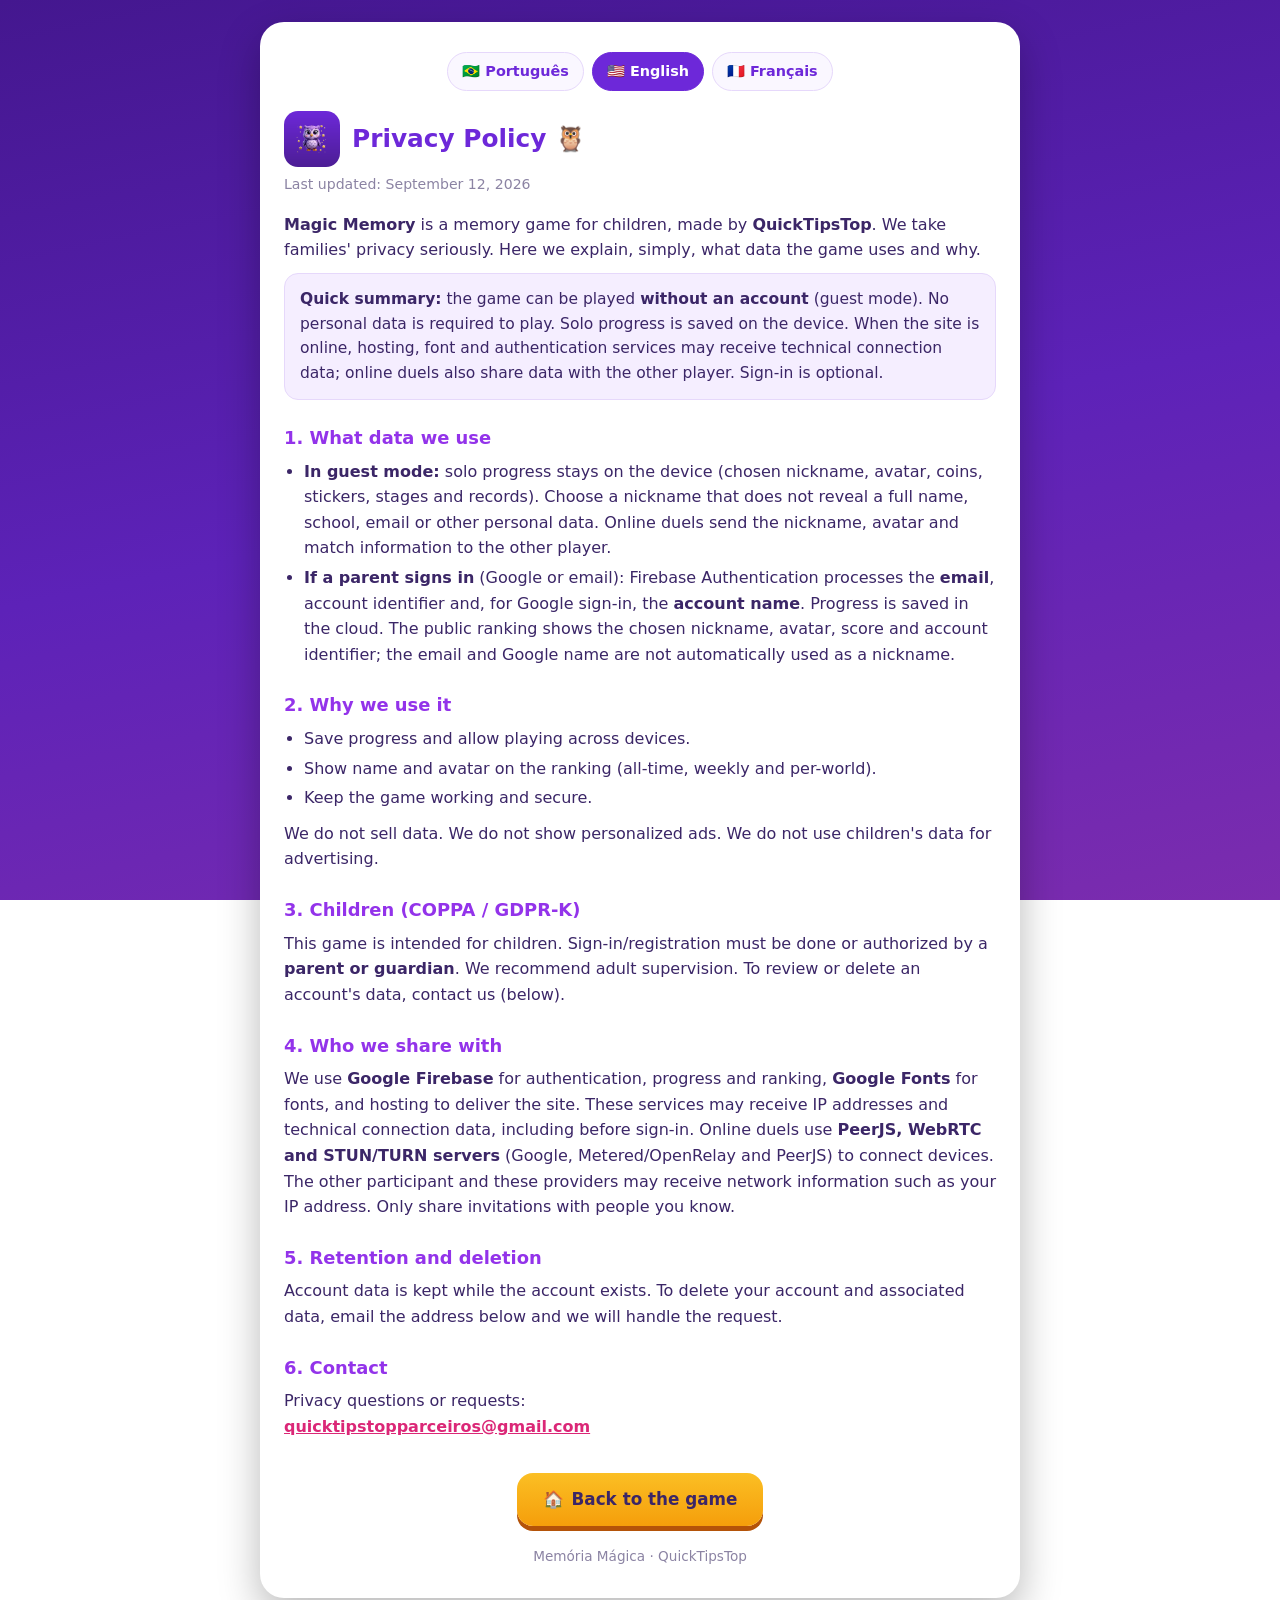
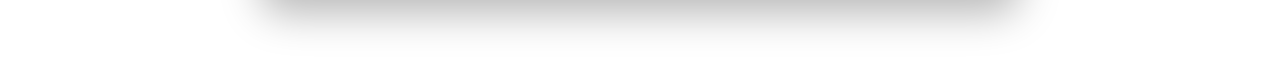
<file: privacidade.html>
<!DOCTYPE html>
<html lang="pt-BR">
<head>
  <meta charset="UTF-8" />
  <meta name="viewport" content="width=device-width, initial-scale=1.0" />
  <meta name="theme-color" content="#4c1d95" />
  <title>Política de Privacidade — Memória Mágica</title>
  <style>
    :root { color-scheme: light; }
    * { box-sizing: border-box; }
    body {
      font-family: 'Fredoka', 'Segoe UI', system-ui, sans-serif;
      background: linear-gradient(168deg, #44178f, #5d22b8 52%, #7b2cae);
      background-attachment: fixed;
      color: #3b2667; margin: 0; padding: 22px 16px 60px;
      display: flex; justify-content: center;
    }
    .card {
      background: #fff; max-width: 760px; width: 100%;
      border-radius: 24px; padding: 26px 24px 30px;
      box-shadow: 0 16px 40px rgba(0,0,0,0.28); line-height: 1.6;
    }
    .top { display: flex; align-items: center; gap: 12px; margin-bottom: 6px; }
    .top img { width: 56px; height: 56px; border-radius: 14px; flex: 0 0 auto; }
    h1 { color: #6d28d9; font-size: 1.55rem; margin: 0; line-height: 1.2; }
    .updated { color: #8b83a3; font-size: 0.88rem; margin: 2px 0 16px; }
    h2 { color: #9333ea; font-size: 1.12rem; margin: 24px 0 6px; }
    p { margin: 0 0 10px; }
    a { color: #db2777; font-weight: 600; }
    ul { padding-left: 20px; margin: 0 0 10px; }
    li { margin-bottom: 4px; }
    .note {
      background: #f5eeff; border: 1.5px solid #e6d8fb;
      border-radius: 14px; padding: 13px 15px; font-size: 0.97rem; margin-bottom: 6px;
    }
    /* Seletor de idioma */
    .langs { display: flex; gap: 8px; justify-content: center; margin: 4px 0 20px; }
    .langs button {
      border: 1.5px solid #e6d8fb; background: #faf7ff; color: #6d28d9;
      border-radius: 999px; padding: 7px 14px; font: inherit; font-weight: 600;
      cursor: pointer; font-size: 0.9rem;
    }
    .langs button.active { background: #6d28d9; color: #fff; border-color: #6d28d9; }
    /* Botão voltar ao jogo (estilo do jogo) */
    .back {
      display: inline-flex; align-items: center; gap: 8px;
      background: linear-gradient(180deg, #fbbf24, #f59e0b);
      color: #3b2667; font-weight: 700; font-size: 1.05rem;
      text-decoration: none; border-radius: 16px; padding: 13px 26px;
      box-shadow: 0 5px 0 #b45309; margin-top: 8px;
    }
    .back:active { transform: translateY(3px); box-shadow: 0 2px 0 #b45309; }
    .back-wrap { text-align: center; margin-top: 26px; }
    footer { text-align: center; color: #8b83a3; font-size: 0.85rem; margin-top: 20px; }
  </style>
</head>
<body>
  <main class="card">
    <div class="langs" id="langs">
      <button data-lang="pt">🇧🇷 Português</button>
      <button data-lang="en">🇺🇸 English</button>
      <button data-lang="fr">🇫🇷 Français</button>
    </div>

    <div class="top">
      <img src="img/pwa/icon-192.png" alt="Memória Mágica" />
      <h1 id="p-title">Política de Privacidade</h1>
    </div>
    <p class="updated" id="p-updated"></p>

    <div id="p-body"></div>

    <div class="back-wrap">
      <a class="back" id="p-back" href="index.html">🏠 <span id="p-back-label">Voltar ao jogo</span></a>
    </div>

    <footer>Memória Mágica · QuickTipsTop</footer>
  </main>

  <script>
    var EMAIL = 'quicktipstopparceiros@gmail.com';
    var I18N = {
      pt: {
        htmlLang: 'pt-BR',
        title: 'Política de Privacidade 🦉',
        updated: 'Última atualização: 12 de setembro de 2026',
        back: 'Voltar ao jogo',
        body: [
          '<p>O <strong>Memória Mágica</strong> é um jogo da memória para crianças, feito pela <strong>QuickTipsTop</strong>. Levamos a privacidade das famílias a sério. Aqui explicamos, de forma simples, quais dados o jogo usa e por quê.</p>',
          '<div class="note"><strong>Resumo rápido:</strong> o jogo pode ser jogado <strong>sem cadastro</strong> (modo convidado). Nenhum dado pessoal é obrigatório para brincar. O modo solo salva o progresso no aparelho. Ao usar o site online, serviços de hospedagem, fontes e autenticação podem receber dados técnicos de conexão; o duelo online também compartilha dados com o outro jogador. O login é opcional.</div>',
          '<h2>1. Quais dados usamos</h2>',
          '<ul><li><strong>No modo convidado:</strong> o progresso solo fica no aparelho (apelido escolhido, avatar, moedas, figurinhas, fases e recordes). Escolha um apelido que não revele nome completo, escola, e-mail ou outros dados pessoais. No duelo online, o apelido, avatar e informações da partida são enviados ao outro jogador.</li><li><strong>Se um responsável fizer login</strong> (Google ou e-mail): o Firebase Authentication processa o <strong>e-mail</strong>, identificador e, no login Google, o <strong>nome da conta</strong>. O progresso é salvo na nuvem. O ranking público mostra o apelido escolhido, avatar, pontuação e identificador da conta; o e-mail e o nome Google não são usados automaticamente como apelido.</li></ul>',
          '<h2>2. Para que usamos</h2>',
          '<ul><li>Salvar o progresso e permitir jogar em vários aparelhos.</li><li>Exibir nome e avatar no ranking (geral, semanal e por mundo).</li><li>Manter o funcionamento e a segurança do jogo.</li></ul>',
          '<p>Não vendemos dados. Não exibimos anúncios personalizados. Não usamos os dados das crianças para publicidade.</p>',
          '<h2>3. Crianças (LGPD / COPPA)</h2>',
          '<p>Este jogo é destinado a crianças. O login/cadastro deve ser feito ou autorizado por um <strong>pai, mãe ou responsável</strong>. Recomendamos a supervisão de um adulto. Para revisar ou excluir os dados de uma conta, entre em contato conosco (abaixo).</p>',
          '<h2>4. Com quem compartilhamos</h2>',
          '<p>Usamos <strong>Google Firebase</strong> para autenticação, progresso e ranking; <strong>Google Fonts</strong> para fontes; e a hospedagem para entregar o site. Esses serviços podem receber endereço IP e dados técnicos da conexão, inclusive antes do login. O duelo usa <strong>PeerJS, WebRTC e servidores STUN/TURN</strong> (Google, Metered/OpenRelay e PeerJS) para conectar os aparelhos. O outro participante e esses provedores podem receber informações de rede, como o endereço IP. Compartilhe convites somente com pessoas conhecidas.</p>',
          '<h2>5. Guarda e exclusão</h2>',
          '<p>Os dados da conta ficam guardados enquanto a conta existir. Para excluir sua conta e os dados associados, escreva para o e-mail abaixo e atenderemos o pedido.</p>',
          '<h2>6. Contato</h2>',
          '<p>Dúvidas ou pedidos sobre privacidade:<br /><a href="mailto:' + EMAIL + '">' + EMAIL + '</a></p>'
        ]
      },
      en: {
        htmlLang: 'en',
        title: 'Privacy Policy 🦉',
        updated: 'Last updated: September 12, 2026',
        back: 'Back to the game',
        body: [
          '<p><strong>Magic Memory</strong> is a memory game for children, made by <strong>QuickTipsTop</strong>. We take families\' privacy seriously. Here we explain, simply, what data the game uses and why.</p>',
          '<div class="note"><strong>Quick summary:</strong> the game can be played <strong>without an account</strong> (guest mode). No personal data is required to play. Solo progress is saved on the device. When the site is online, hosting, font and authentication services may receive technical connection data; online duels also share data with the other player. Sign-in is optional.</div>',
          '<h2>1. What data we use</h2>',
          '<ul><li><strong>In guest mode:</strong> solo progress stays on the device (chosen nickname, avatar, coins, stickers, stages and records). Choose a nickname that does not reveal a full name, school, email or other personal data. Online duels send the nickname, avatar and match information to the other player.</li><li><strong>If a parent signs in</strong> (Google or email): Firebase Authentication processes the <strong>email</strong>, account identifier and, for Google sign-in, the <strong>account name</strong>. Progress is saved in the cloud. The public ranking shows the chosen nickname, avatar, score and account identifier; the email and Google name are not automatically used as a nickname.</li></ul>',
          '<h2>2. Why we use it</h2>',
          '<ul><li>Save progress and allow playing across devices.</li><li>Show name and avatar on the ranking (all-time, weekly and per-world).</li><li>Keep the game working and secure.</li></ul>',
          '<p>We do not sell data. We do not show personalized ads. We do not use children\'s data for advertising.</p>',
          '<h2>3. Children (COPPA / GDPR-K)</h2>',
          '<p>This game is intended for children. Sign-in/registration must be done or authorized by a <strong>parent or guardian</strong>. We recommend adult supervision. To review or delete an account\'s data, contact us (below).</p>',
          '<h2>4. Who we share with</h2>',
          '<p>We use <strong>Google Firebase</strong> for authentication, progress and ranking, <strong>Google Fonts</strong> for fonts, and hosting to deliver the site. These services may receive IP addresses and technical connection data, including before sign-in. Online duels use <strong>PeerJS, WebRTC and STUN/TURN servers</strong> (Google, Metered/OpenRelay and PeerJS) to connect devices. The other participant and these providers may receive network information such as your IP address. Only share invitations with people you know.</p>',
          '<h2>5. Retention and deletion</h2>',
          '<p>Account data is kept while the account exists. To delete your account and associated data, email the address below and we will handle the request.</p>',
          '<h2>6. Contact</h2>',
          '<p>Privacy questions or requests:<br /><a href="mailto:' + EMAIL + '">' + EMAIL + '</a></p>'
        ]
      },
      fr: {
        htmlLang: 'fr',
        title: 'Politique de Confidentialité 🦉',
        updated: 'Dernière mise à jour : 12 septembre 2026',
        back: 'Retour au jeu',
        body: [
          '<p><strong>Mémoire Magique</strong> est un jeu de mémoire pour enfants, créé par <strong>QuickTipsTop</strong>. Nous prenons au sérieux la vie privée des familles. Voici, simplement, quelles données le jeu utilise et pourquoi.</p>',
          '<div class="note"><strong>Résumé rapide :</strong> le jeu peut être joué <strong>sans compte</strong> (mode invité). Aucune donnée personnelle n\'est requise pour jouer. La progression solo est sauvegardée sur l’appareil. En ligne, les services d’hébergement, de polices et d’authentification peuvent recevoir des données techniques de connexion ; les duels partagent également des données avec l’autre joueur. La connexion à un compte est facultative.</div>',
          '<h2>1. Quelles données nous utilisons</h2>',
          '<ul><li><strong>En mode invité :</strong> la progression solo reste sur l’appareil (pseudonyme, avatar, pièces, autocollants, niveaux et records). Choisissez un pseudonyme sans nom complet, école, e-mail ni autre donnée personnelle. Les duels en ligne transmettent le pseudonyme, l’avatar et les informations de partie à l’autre joueur.</li><li><strong>Si un parent se connecte</strong> (Google ou e-mail) : Firebase Authentication traite l’<strong>e-mail</strong>, l’identifiant et, avec Google, le <strong>nom du compte</strong>. La progression est sauvegardée dans le cloud. Le classement public affiche le pseudonyme choisi, l’avatar, les points et l’identifiant du compte ; l’e-mail et le nom Google ne deviennent pas automatiquement un pseudonyme.</li></ul>',
          '<h2>2. Pourquoi nous les utilisons</h2>',
          '<ul><li>Sauvegarder la progression et permettre de jouer sur plusieurs appareils.</li><li>Afficher le nom et l\'avatar au classement (général, hebdomadaire et par monde).</li><li>Assurer le fonctionnement et la sécurité du jeu.</li></ul>',
          '<p>Nous ne vendons pas de données. Nous n\'affichons pas de publicités personnalisées. Nous n\'utilisons pas les données des enfants à des fins publicitaires.</p>',
          '<h2>3. Enfants (RGPD-K / COPPA)</h2>',
          '<p>Ce jeu est destiné aux enfants. La connexion/inscription doit être faite ou autorisée par un <strong>parent ou tuteur</strong>. Nous recommandons la supervision d\'un adulte. Pour consulter ou supprimer les données d\'un compte, contactez-nous (ci-dessous).</p>',
          '<h2>4. Avec qui nous partageons</h2>',
          '<p>Nous utilisons <strong>Google Firebase</strong> pour l’authentification, la progression et le classement, <strong>Google Fonts</strong> pour les polices et un hébergement pour fournir le site. Ces services peuvent recevoir une adresse IP et des données techniques, même avant la connexion au compte. Les duels utilisent <strong>PeerJS, WebRTC et des serveurs STUN/TURN</strong> (Google, Metered/OpenRelay et PeerJS). L’autre joueur et ces prestataires peuvent recevoir des informations réseau, dont l’adresse IP. Partagez les invitations uniquement avec des personnes connues.</p>',
          '<h2>5. Conservation et suppression</h2>',
          '<p>Les données du compte sont conservées tant que le compte existe. Pour supprimer votre compte et les données associées, écrivez à l\'adresse ci-dessous et nous traiterons la demande.</p>',
          '<h2>6. Contact</h2>',
          '<p>Questions ou demandes sur la confidentialité :<br /><a href="mailto:' + EMAIL + '">' + EMAIL + '</a></p>'
        ]
      }
    };

    function detectLang() {
      try {
        var u = new URLSearchParams(location.search).get('lang');
        if (u && I18N[u]) return u;
        var s = localStorage.getItem('mm_lang');
        if (s && I18N[s]) return s;
      } catch (e) {}
      var n = (navigator.language || 'pt').slice(0, 2);
      return I18N[n] ? n : 'pt';
    }

    function render(lang) {
      var d = I18N[lang] || I18N.pt;
      document.documentElement.lang = d.htmlLang;
      document.getElementById('p-title').textContent = d.title;
      document.getElementById('p-updated').textContent = d.updated;
      document.getElementById('p-body').innerHTML = d.body.join('');
      document.getElementById('p-back-label').textContent = d.back;
      var btns = document.querySelectorAll('#langs button');
      for (var i = 0; i < btns.length; i++) {
        btns[i].classList.toggle('active', btns[i].getAttribute('data-lang') === lang);
      }
    }

    document.getElementById('langs').addEventListener('click', function (e) {
      var b = e.target.closest('button'); if (!b) return;
      render(b.getAttribute('data-lang'));
    });

    render(detectLang());
  </script>
</body>
</html>
</file>
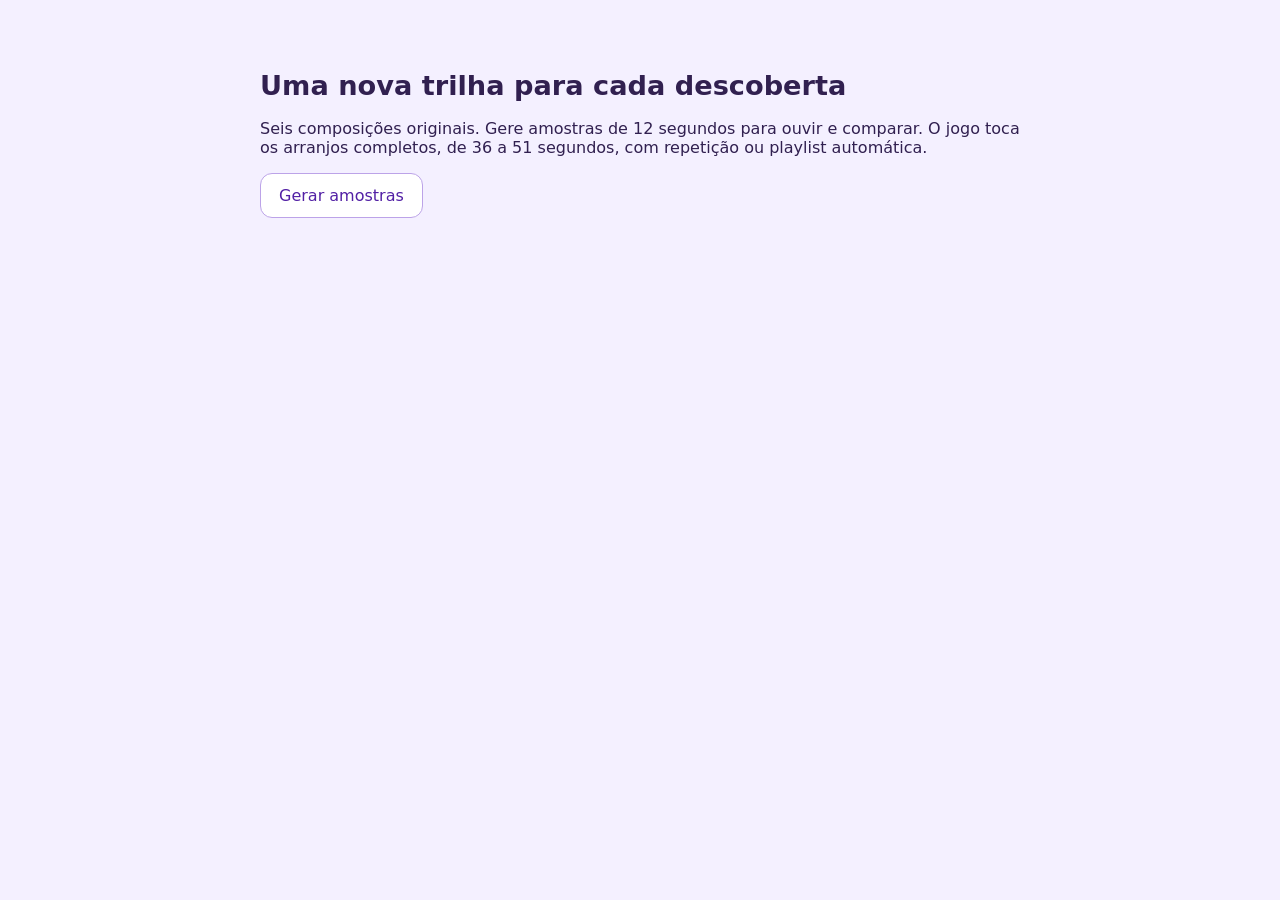
<file: tests/music-preview.html>
<!doctype html>
<html lang="pt-BR"><meta charset="utf-8"><meta name="viewport" content="width=device-width,initial-scale=1">
<title>Amostras da nova playlist — Memória Mágica</title>
<style>body{font:16px system-ui;background:#f4f0ff;color:#312050;max-width:760px;margin:32px auto;padding:20px}button,a{color:#5220a5}button{font:inherit;padding:12px 18px;border:1px solid #bca3e8;border-radius:12px;background:white;cursor:pointer}article{background:white;padding:18px;margin:16px 0;border-radius:16px}audio{width:100%}small{display:block;margin-top:8px}h1{font-size:1.7rem}</style>
<h1>Uma nova trilha para cada descoberta</h1>
<p>Seis composições originais. Gere amostras de 12 segundos para ouvir e comparar. O jogo toca os arranjos completos, de 36 a 51 segundos, com repetição ou playlist automática.</p>
<button id="render">Gerar amostras</button><p id="status" role="status"></p><div id="samples"></div>
<script src="../js/music.js?v=78"></script>
<script>
const labels={home:'☁️ Jardim de Nuvens',aventura:'🌿 Passeio na Floresta',calma:'🌙 Estrelas de Papel',espacial:'🪐 Órbita de Cristal',heroi:'🧭 Pequena Expedição',oceano:'🌊 Maré de Algodão'};
function wav(buffer){
  const data=buffer.getChannelData(0), bytes=new ArrayBuffer(44+data.length*2), view=new DataView(bytes);
  const str=(at,s)=>[...s].forEach((c,i)=>view.setUint8(at+i,c.charCodeAt(0)));
  str(0,'RIFF');view.setUint32(4,36+data.length*2,true);str(8,'WAVE');str(12,'fmt ');view.setUint32(16,16,true);
  view.setUint16(20,1,true);view.setUint16(22,1,true);view.setUint32(24,buffer.sampleRate,true);view.setUint32(28,buffer.sampleRate*2,true);
  view.setUint16(32,2,true);view.setUint16(34,16,true);str(36,'data');view.setUint32(40,data.length*2,true);
  for(let i=0;i<data.length;i++)view.setInt16(44+i*2,Math.max(-1,Math.min(1,data[i]))*32767,true);
  return new Blob([bytes],{type:'audio/wav'});
}
document.querySelector('#render').onclick=async()=>{
  const button=document.querySelector('#render');button.disabled=true;
  try{
    for(const [id,label] of Object.entries(labels)){
      document.querySelector('#status').textContent='Preparando '+label+'…';
      const c=new OfflineAudioContext(1,Math.ceil(12.5*44100),44100);
      let clock=0,token=0;const pending=new Map();
      const adapter={get currentTime(){return clock},state:'running',destination:c.destination};
      for(const method of ['createGain','createOscillator','createBiquadFilter','createDelay'])adapter[method]=c[method].bind(c);
      const engine=MM_MUSIC.create({getContext:()=>adapter,enabled:()=>true,selection:()=>id,volume:()=>0.5,
        schedule:(fn,ms)=>{pending.set(++token,{fn,at:clock+ms/1000});return token},cancel:key=>pending.delete(key)});
      engine.playMenu();
      while(true){const next=[...pending].filter(([,v])=>v.at<=12).sort((a,b)=>a[1].at-b[1].at)[0];if(!next)break;
        pending.delete(next[0]);clock=next[1].at;next[1].fn();}
      clock=12;engine.stop();
      // Do not disconnect offline nodes before the renderer processes their envelopes.
      const buffer=await c.startRendering(),data=buffer.getChannelData(0);
      let peak=0,energy=0,invalid=0;for(const v of data){if(!Number.isFinite(v))invalid++;peak=Math.max(peak,Math.abs(v));energy+=v*v;}
      const url=URL.createObjectURL(wav(buffer)),article=document.createElement('article');
      const title=document.createElement('h2');title.textContent=label;article.append(title);
      const audio=document.createElement('audio');audio.controls=true;audio.src=url;article.append(audio);
      const link=document.createElement('a');link.href=url;link.download='memoria-magica-'+id+'.wav';link.textContent='Baixar amostra WAV';article.append(link);
      const report=document.createElement('small');report.textContent=`Pico: ${peak.toFixed(3)} · RMS: ${Math.sqrt(energy/data.length).toFixed(3)} · Valores inválidos: ${invalid}`;article.append(report);
      document.querySelector('#samples').append(article);
    }
    document.querySelector('#status').textContent='6 amostras prontas. Use os players para ouvir.';
  }catch(error){document.querySelector('#status').textContent='Falha ao gerar amostras: '+error.message;button.disabled=false;}
};
</script></html>
</file>
